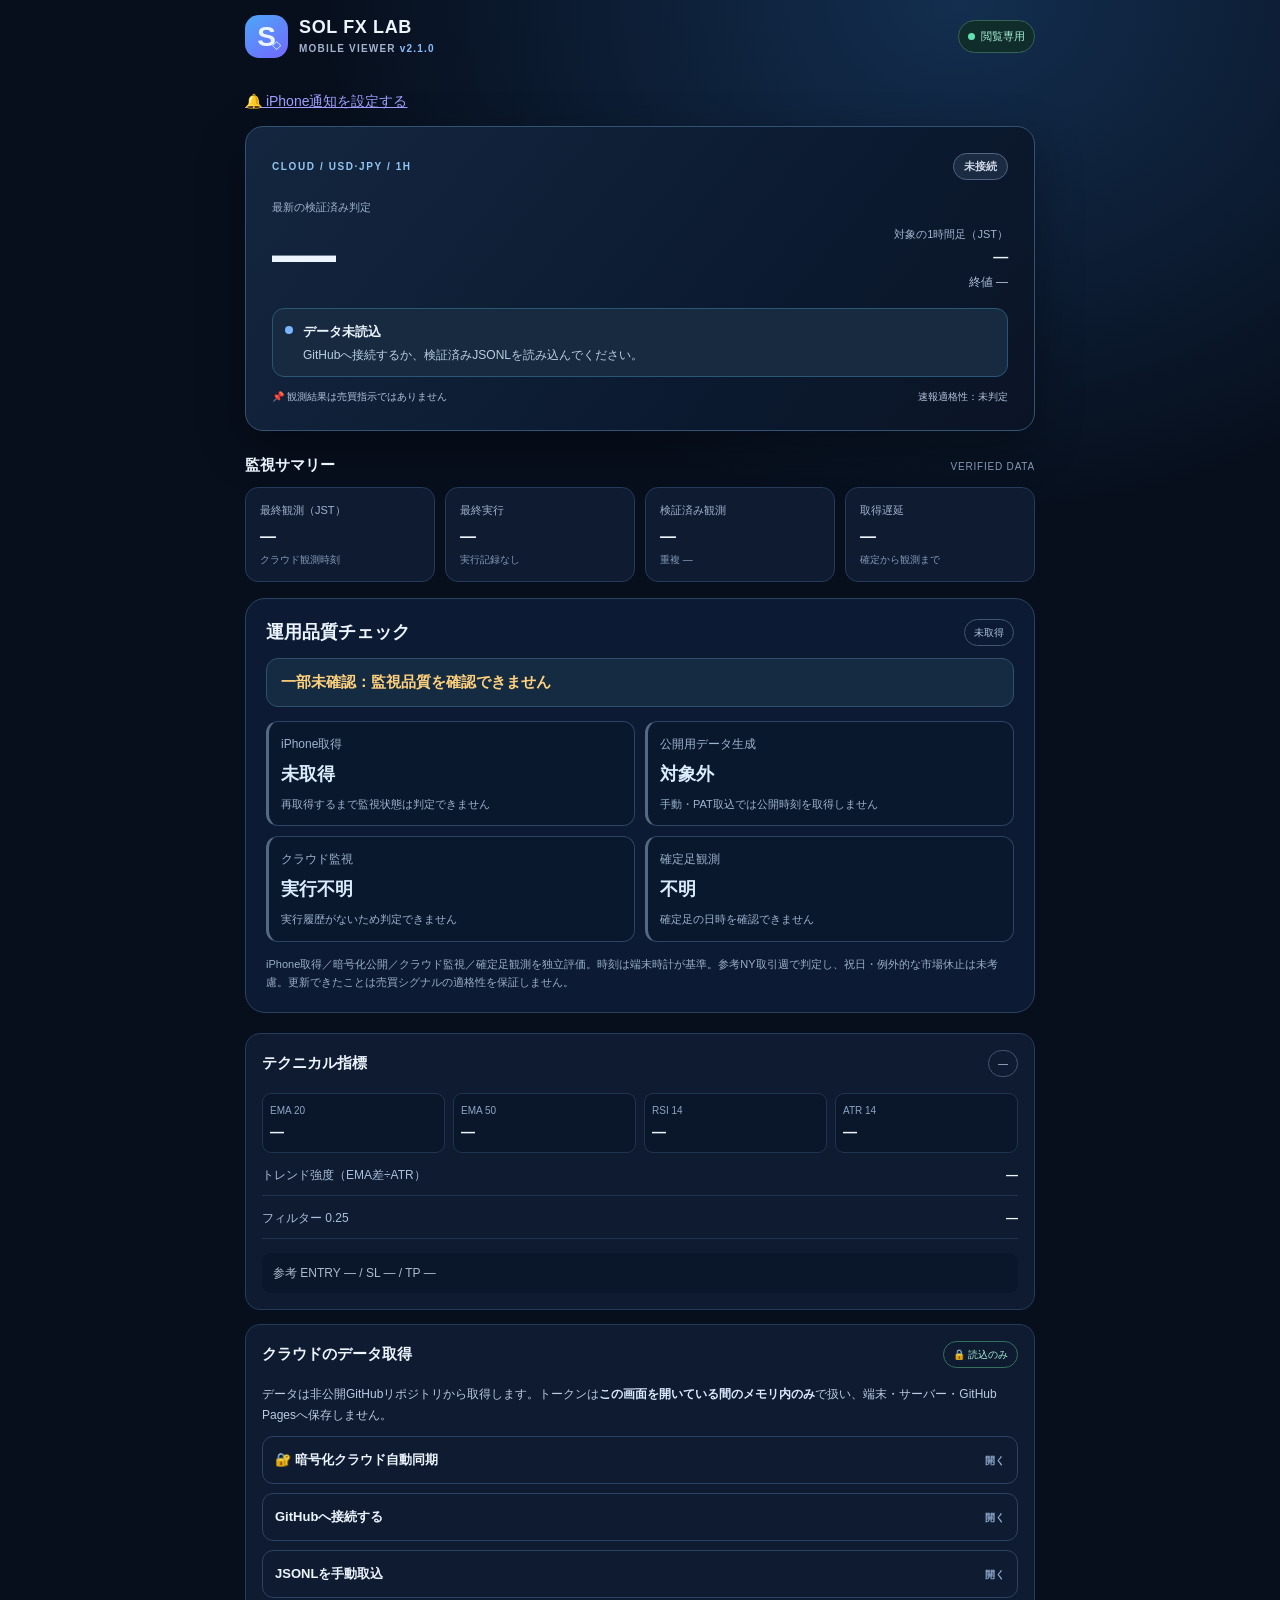
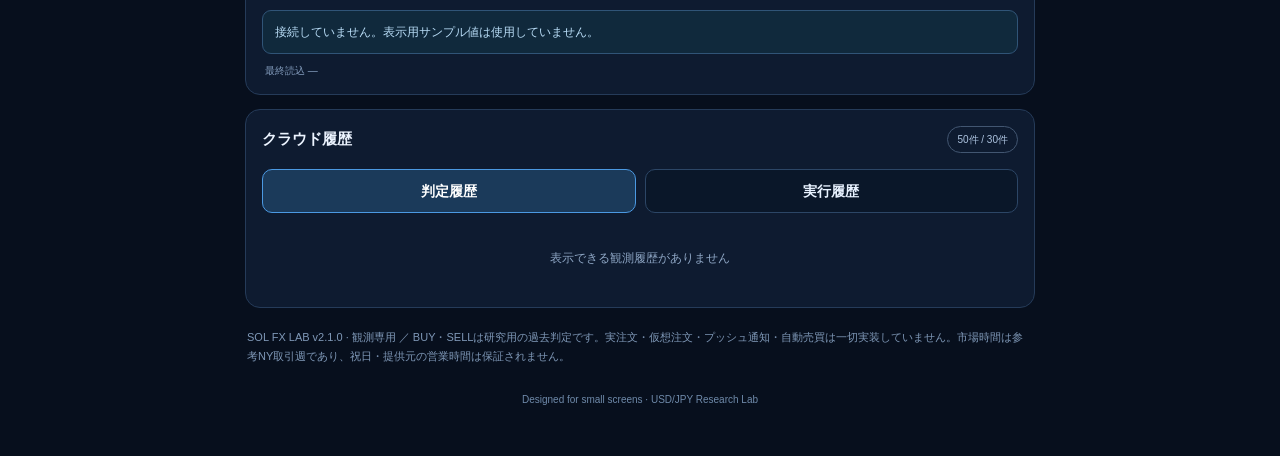
<file: index.html>
<!doctype html>
<html lang="ja">
<head>
  <meta charset="utf-8">
  <meta name="viewport" content="width=device-width,initial-scale=1,viewport-fit=cover">
  <meta name="color-scheme" content="dark">
  <meta name="theme-color" content="#091323">
  <meta name="description" content="SOL FX LABの検証済みUSD/JPY観測ログをスマートフォンから安全に参照する読み取り専用ビューア。">
  <meta name="referrer" content="no-referrer">
  <meta http-equiv="Content-Security-Policy" content="default-src 'none'; script-src 'self'; style-src 'self'; img-src 'self' data:; font-src 'self'; connect-src https://api.github.com 'self'; manifest-src 'self'; worker-src 'self'; base-uri 'none'; form-action 'none'; object-src 'none'">
  <meta name="apple-mobile-web-app-capable" content="yes">
  <meta name="apple-mobile-web-app-status-bar-style" content="black-translucent">
  <meta name="apple-mobile-web-app-title" content="SOL FX LAB">
  <link rel="manifest" href="./manifest.webmanifest">
  <link rel="icon" type="image/png" sizes="192x192" href="./icon-192.png">
  <link rel="apple-touch-icon" href="./icon-192.png">
  <link rel="stylesheet" href="./styles.css">
  <link rel="stylesheet" href="./health.css">
  <title>SOL FX LAB | Mobile v2.1.0</title>
  <script defer src="./health.js"></script>
  <script defer src="./app.js"></script>
</head>
<body>
  <div class="shell">
    <header class="topbar">
      <div class="brand"><div class="brand-mark">S<span>◇</span></div><div><h1>SOL FX LAB</h1><p>MOBILE VIEWER <span class="vnum">v2.1.0</span></p></div></div>
      <span class="readonly"><i></i>閲覧専用</span>
    </header>

    <main>
      <p><a href="./push_setup_v240.html">🔔 iPhone通知を設定する</a></p>
      <section class="headline" aria-label="現在のクラウド監視状態">
        <div class="headline-top"><span class="eyebrow">CLOUD / USD·JPY / 1H</span><span id="connectionChip" class="chip offline">未接続</span></div>
        <div class="headline-main"><div><p class="muted">最新の検証済み判定</p><p id="heroSignal" class="hero-signal">—</p></div><div class="hero-meta"><p class="muted">対象の1時間足（JST）</p><strong id="heroCandle">—</strong><p id="heroClose" class="submeta">終値 —</p></div></div>
        <div id="freshness" role="status" aria-live="polite" class="freshness empty"><span id="freshnessDot" class="dot"></span><div><strong id="freshnessTitle">データ未読込</strong><p id="freshnessText">GitHubへ接続するか、検証済みJSONLを読み込んでください。</p></div></div>
        <div class="headline-footer"><span>📌 観測結果は売買指示ではありません</span><span id="alertEligibility">速報適格性：未判定</span></div>
      </section>

      <div class="section-title"><h2>監視サマリー</h2><span>VERIFIED DATA</span></div>
      <section class="metric-grid" aria-label="監視サマリー">
        <article class="metric"><span>最終観測（JST）</span><strong id="lastObserved">—</strong><small>クラウド観測時刻</small></article>
        <article class="metric"><span>最終実行</span><strong id="lastStatus">—</strong><small id="lastRunTime">実行記録なし</small></article>
        <article class="metric"><span>検証済み観測</span><strong id="obsCount">—</strong><small id="dupCount">重複 —</small></article>
        <article class="metric"><span>取得遅延</span><strong id="barDelay">—</strong><small id="delayCaption">確定から観測まで</small></article>
      </section>

      <section class="health-card" aria-label="運用品質ダッシュボード">
        <div class="card-head"><h2>運用品質チェック</h2><span id="healthCheckedAt" class="pill">未取得</span></div>
        <p id="healthHeadline" class="health-headline unknown" role="status">情報不足：判定保留</p>
        <div id="healthGrid" class="health-grid" aria-live="off"></div>
        <p class="health-disclaimer">iPhone取得／暗号化公開／クラウド監視／確定足観測を独立評価。時刻は端末時計が基準。参考NY取引週で判定し、祝日・例外的な市場休止は未考慮。更新できたことは売買シグナルの適格性を保証しません。</p>
      </section>

      <section class="tech-card" aria-label="テクニカル指標">
        <div class="card-head"><h2>テクニカル指標</h2><span id="techQuality" class="pill">—</span></div>
        <div class="tech-grid"><div><label>EMA 20</label><strong id="ema20">—</strong></div><div><label>EMA 50</label><strong id="ema50">—</strong></div><div><label>RSI 14</label><strong id="rsi14">—</strong></div><div><label>ATR 14</label><strong id="atr14">—</strong></div></div>
        <div class="indicator-line"><span>トレンド強度（EMA差÷ATR）</span><strong id="strength">—</strong></div>
        <div class="indicator-line"><span>フィルター 0.25</span><strong id="filter">—</strong></div>
        <div class="trade-refs" id="tradeRefs">参考 ENTRY — / SL — / TP —</div>
      </section>

      <section class="settings-card" aria-label="クラウドとの接続">
        <div class="card-head"><h2>クラウドのデータ取得</h2><span class="pill safe">🔒 読込のみ</span></div>
        <p class="settings-lead">データは非公開GitHubリポジトリから取得します。トークンは<strong>この画面を開いている間のメモリ内のみ</strong>で扱い、端末・サーバー・GitHub Pagesへ保存しません。</p>
        <details id="encryptedDetails"><summary>🔐 暗号化クラウド自動同期 <span>開く</span></summary><div class="settings-body">
          <p class="micro">公開リポジトリには暗号化されたデータのみを置きます。復号用パスフレーズはこの画面のメモリ内だけで使います。GitHub PATは不要です。</p>
          <label for="syncPassphrase">復号パスフレーズ（32文字以上を推奨）</label>
          <input type="password" id="syncPassphrase" autocomplete="off" autocapitalize="off" spellcheck="false" placeholder="復号パスフレーズ" data-lpignore="true">
          <div class="button-row"><button id="encryptedConnectBtn" class="primary" type="button">🔄 暗号化データを取得</button><button id="encryptedDisconnectBtn" type="button">切断・キー破棄</button></div>
          <label class="checkline"><input type="checkbox" id="encryptedAutoRefresh" checked> <span>表示中に5分ごと同期</span></label>
          <p class="micro">ページを閉じるとキーを破棄します。iPhoneの画面消灯中は同期しません。復号に失敗した場合は前回表示を保持し、エラーを表示します。</p>
        </div></details>
        <details id="connectionDetails"><summary>GitHubへ接続する <span>開く</span></summary>
          <div class="settings-body">
            <div class="repo-row"><div><label for="repoOwner">オーナー</label><input id="repoOwner" autocapitalize="off" spellcheck="false" autocomplete="off" value="kuwa-workout" maxlength="80"></div><div><label for="repoName">リポジトリ</label><input id="repoName" autocapitalize="off" spellcheck="false" autocomplete="off" value="SOL-FX-LAB" maxlength="100"></div></div>
            <label for="githubToken">Fine-grained PAT（Contents: Read-only）</label>
            <input type="password" id="githubToken" placeholder="github_pat_…" autocomplete="off" autocapitalize="off" spellcheck="false" data-lpignore="true">
            <div class="button-row"><button id="connectBtn" class="primary" type="button">🔄 接続して読込</button><button id="refreshBtn" type="button" disabled>再取得</button><button id="disconnectBtn" type="button" disabled>切断</button></div>
            <label class="checkline"><input type="checkbox" id="autoRefresh"> <span>画面表示中だけ5分ごとに更新（任意）</span></label>
            <p class="micro">認証後は入力欄を空にします。画面を閉じるとトークンを破棄します。認証エラー時は再入力が必要です。</p>
          </div>
        </details>
        <details id="importDetails"><summary>JSONLを手動取込 <span>開く</span></summary><div class="settings-body">
          <p class="micro">GitHubの <code>data/observations_verified.jsonl</code> と <code>data/runs_verified.jsonl</code> を保存して選択。トークン不要。両方揃うと検証・表示します。</p>
          <label class="file-label">📁 観測履歴を選択<input type="file" id="obsFile" accept=".jsonl,.txt,application/json,text/plain"></label>
          <label class="file-label">📁 実行履歴を選択<input type="file" id="runsFile" accept=".jsonl,.txt,application/json,text/plain"></label>
          <p id="manualState" class="micro">ファイル未選択</p>
        </div></details>
        <div class="connection-status" role="status" aria-live="polite" id="message">接続していません。表示用サンプル値は使用していません。</div>
        <p id="loadedAt" class="last-load">最終読込 —</p>
      </section>

      <section class="history-card" aria-label="確認履歴">
        <div class="card-head"><h2>クラウド履歴</h2><span class="pill">50件 / 30件</span></div>
        <div class="tabs" role="tablist" aria-label="履歴の切替"><button id="tabObs" role="tab" aria-selected="true" aria-controls="panelObs" class="selected" type="button">判定履歴</button><button id="tabRuns" role="tab" aria-selected="false" aria-controls="panelRuns" type="button">実行履歴</button></div>
        <div id="panelObs" class="history-list" role="tabpanel" aria-labelledby="tabObs"><div class="empty-history">観測履歴はまだありません</div></div>
        <div id="panelRuns" class="history-list" role="tabpanel" aria-labelledby="tabRuns" hidden><div class="empty-history">実行履歴はまだありません</div></div>
      </section>
      <p class="legal">SOL FX LAB v2.1.0 · 観測専用 ／ BUY・SELLは研究用の過去判定です。実注文・仮想注文・プッシュ通知・自動売買は一切実装していません。市場時間は参考NY取引週であり、祝日・提供元の営業時間は保証されません。</p>
    </main>
    <footer>Designed for small screens · USD/JPY Research Lab</footer>
  </div>
</body>
</html>
</file>
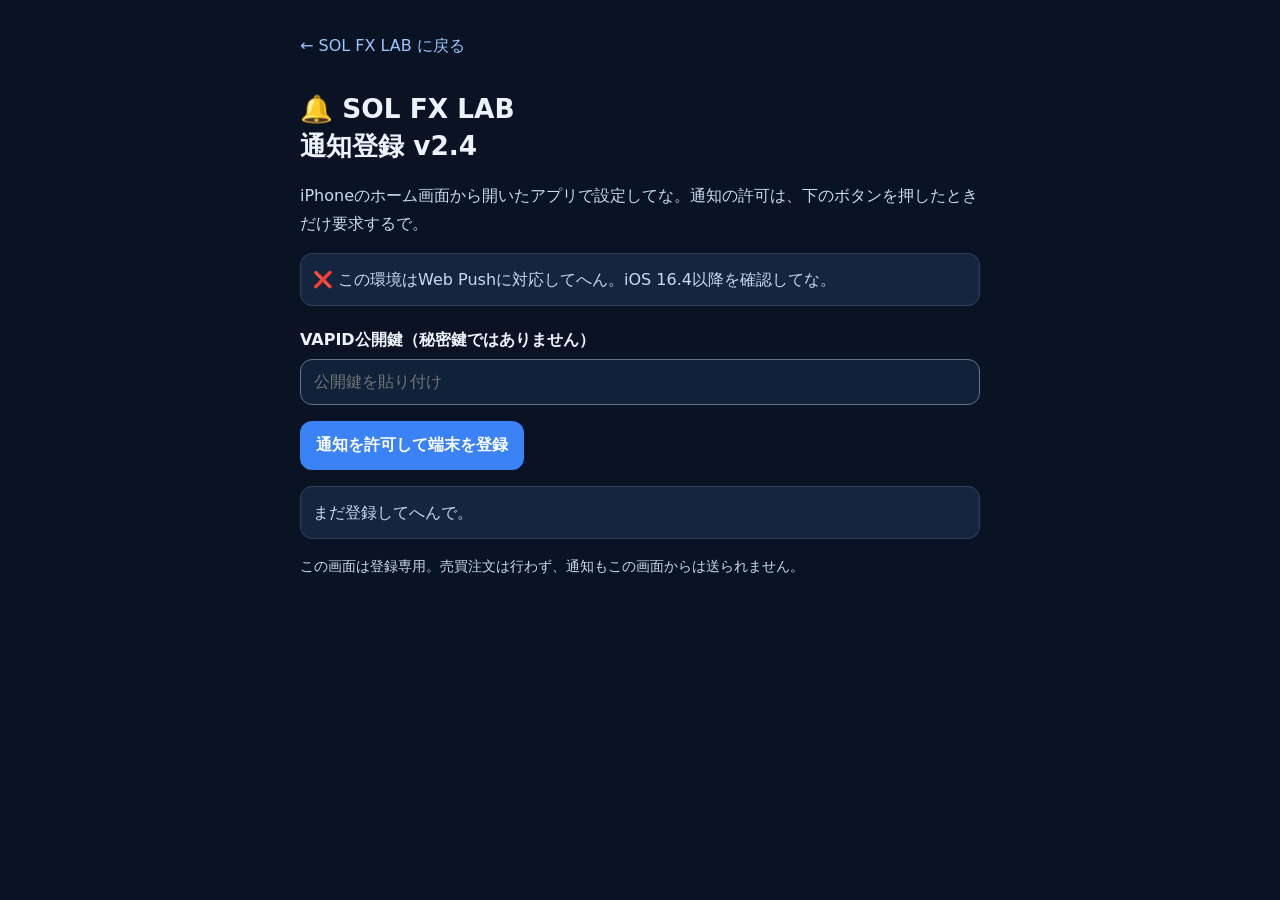
<file: push_setup_v240.html>
<!doctype html>
<html lang="ja">
<head>
  <meta charset="utf-8">
  <meta name="viewport" content="width=device-width, initial-scale=1, viewport-fit=cover">
  <meta name="theme-color" content="#091323">
  <meta name="referrer" content="no-referrer">
  <meta http-equiv="Content-Security-Policy" content="default-src 'none'; script-src 'self'; style-src 'self'; img-src 'self' data:; connect-src 'none'; manifest-src 'self'; worker-src 'self'; base-uri 'none'; form-action 'none'; object-src 'none'">
  <meta name="apple-mobile-web-app-capable" content="yes">
  <meta name="apple-mobile-web-app-title" content="SOL FX LAB">
  <link rel="manifest" href="./manifest.webmanifest">
  <link rel="apple-touch-icon" href="./icon-192.png">
  <link rel="stylesheet" href="./push_setup_v240.css">
  <script defer src="./push_setup_v240.js"></script>
  <title>SOL FX LAB | 通知設定 v2.4</title>
</head>
<body>
<main>
  <a href="./" class="back">← SOL FX LAB に戻る</a>
  <h1>🔔 SOL FX LAB<br>通知登録 v2.4</h1>
  <p>iPhoneのホーム画面から開いたアプリで設定してな。通知の許可は、下のボタンを押したときだけ要求するで。</p>
  <p class="info" id="capability" role="status">対応状況を確認中…</p>
  <label for="publicKey">VAPID公開鍵（秘密鍵ではありません）</label>
  <input id="publicKey" type="text" spellcheck="false" autocomplete="off" autocapitalize="off" placeholder="公開鍵を貼り付け" maxlength="200">
  <button id="subscribe" type="button">通知を許可して端末を登録</button>
  <p class="info" id="status" role="status" aria-live="polite">まだ登録してへんで。</p>
  <section id="output" hidden>
    <h2>この端末の登録情報</h2>
    <p>以下は通知の宛先情報や。<strong>公開リポジトリに保存せず、非公開側のGitHub Secretsに登録してな。</strong></p>
    <textarea id="subscription" readonly rows="7" spellcheck="false"></textarea>
    <button id="copy" type="button">登録情報をコピー</button>
    <p class="small">端末の登録情報は、この画面からサーバーへ自動送信しません。鍵・通知データをGitHub Pagesには保存しません。</p>
  </section>
  <p class="small">この画面は登録専用。売買注文は行わず、通知もこの画面からは送られません。</p>
</main>
</body>
</html>
</file>
<file: styles.css>
:root{--bg:#070f1d;--panel:#0e1b30;--panel2:#0a172a;--line:#253b59;--text:#ecf4ff;--muted:#a1b3ce;--blue:#79b4ff;--green:#60e1b1;--red:#ff7c91;--amber:#f8cf75}
*{box-sizing:border-box}html{scroll-behavior:smooth}body{margin:0;background:radial-gradient(ellipse 50% 25% at 75% 0%,#132e4f 0%,transparent 100%),var(--bg);color:var(--text);font-family:-apple-system,BlinkMacSystemFont,"Segoe UI","Hiragino Kaku Gothic ProN",Meiryo,sans-serif;font-size:14px;line-height:1.5;-webkit-text-size-adjust:100%}
button,input{font:inherit}button{touch-action:manipulation}button:focus-visible,input:focus-visible,summary:focus-visible{outline:2px solid var(--blue);outline-offset:3px}
.shell{max-width:850px;min-height:100vh;margin:auto;padding:0 16px calc(20px + env(safe-area-inset-bottom))}.topbar{display:flex;align-items:center;justify-content:space-between;gap:8px;padding:calc(15px + env(safe-area-inset-top)) 0 19px}.brand{display:flex;align-items:center;gap:11px;min-width:0}.brand-mark{position:relative;flex-shrink:0;display:grid;place-items:center;background:linear-gradient(145deg,#4ca7f6,#7367ff);border-radius:14px;width:43px;height:43px;font-size:28px;font-weight:900}.brand-mark span{font-size:9px;position:absolute;right:7px;bottom:5px;color:#baffff}.brand h1{font-size:18px;letter-spacing:.035em;line-height:1.2;margin:0}.brand p{font-size:10px;letter-spacing:.12em;font-weight:700;color:var(--muted);margin:3px 0 0}.vnum{color:#87bdff}.readonly{font-size:11px;padding:7px 9px;border-radius:99px;border:1px solid #356355;background:#102c2b;color:#a6f0d2;white-space:nowrap}.readonly i{display:inline-block;width:7px;height:7px;background:var(--green);border-radius:50%;margin-right:6px}
.headline{border-radius:18px;border:1px solid #315475;padding:20px;background:linear-gradient(130deg,#14263f 0%,#0b1a30 63%,#0b1425 100%);box-shadow:0 16px 48px #0005}.headline-top{display:flex;align-items:center;justify-content:space-between;gap:8px}.eyebrow{font-size:10px;color:#95c6f3;letter-spacing:.16em;font-weight:800}.chip{font-size:11px;padding:4px 10px;border:1px solid;border-radius:100px;font-weight:750}.chip.offline{color:#d0d9e8;border-color:#516682;background:#1a2b42}.chip.ok{color:#a5f3d3;border-color:#2a8668;background:#123a34}.chip.warn{color:#ffdc9b;border-color:#93733d;background:#3c3020}.headline-main{display:flex;align-items:flex-end;justify-content:space-between;gap:10px;padding:19px 0 17px}.muted{font-size:11px;color:var(--muted);margin:0 0 4px}.hero-signal{font-size:48px;line-height:1.12;font-weight:850;letter-spacing:-.04em;margin:0}.hero-signal.sell{color:var(--red)}.hero-signal.buy{color:var(--green)}.hero-signal.wait{color:var(--amber)}.hero-meta{text-align:right;max-width:56%}.hero-meta strong{font-size:15px;letter-spacing:-.02em;overflow-wrap:anywhere}.submeta{font-size:12px;color:#adc1d8;margin:4px 0 0}.freshness{display:flex;gap:10px;padding:12px 12px;background:#122b3b;border:1px solid #285875;border-radius:12px;align-items:flex-start}.freshness strong{font-size:13px}.freshness p{font-size:12px;color:#b9cfe1;margin:4px 0 0;line-height:1.55;overflow-wrap:anywhere}.freshness.warn{background:#352a1c;border-color:#805d29}.freshness.warn p{color:#f8deb1}.freshness.bad{background:#40232b;border-color:#874252}.freshness.bad p{color:#ffd1d5}.freshness.empty{background:#182a3f}.dot{margin-top:5px;width:8px;height:8px;border-radius:50%;background:var(--blue);flex:0 0 auto}.freshness.warn .dot{background:var(--amber)}.freshness.bad .dot{background:var(--red)}.freshness.ok .dot{background:var(--green)}.headline-footer{display:flex;justify-content:space-between;gap:10px;flex-wrap:wrap;color:#b2c3dc;font-size:10px;padding-top:12px}
.section-title{display:flex;align-items:baseline;justify-content:space-between;margin:23px 0 10px}.section-title h2,.card-head h2{font-size:15px;margin:0;font-weight:800}.section-title span{font-size:10px;letter-spacing:.08em;color:#839ab8}.metric-grid{display:grid;grid-template-columns:repeat(2,minmax(0,1fr));gap:10px}.metric{border:1px solid var(--line);border-radius:13px;background:var(--panel);padding:14px;min-width:0}.metric span{display:block;color:var(--muted);font-size:11px}.metric strong{display:block;font-size:17px;letter-spacing:-.035em;overflow-wrap:anywhere;margin:7px 0 3px}.metric small{color:#849bbb;font-size:10px;display:block;overflow-wrap:anywhere}
.tech-card,.settings-card,.history-card{border:1px solid var(--line);background:var(--panel);border-radius:15px;padding:16px;margin-top:14px}.card-head{display:flex;align-items:center;justify-content:space-between;gap:10px;margin-bottom:16px}.pill{font-size:10px;border-radius:100px;border:1px solid #425671;color:#adc3df;padding:5px 9px}.pill.safe{color:#a4f0d4;border-color:#32725f}.tech-grid{display:grid;grid-template-columns:repeat(4,minmax(0,1fr));gap:8px}.tech-grid>div{background:var(--panel2);border:1px solid #1e3450;padding:9px 7px;border-radius:9px;min-width:0}.tech-grid label{display:block;font-size:10px;color:#8ca4c4}.tech-grid strong{display:block;font-size:14px;letter-spacing:-.04em;margin-top:4px;overflow-wrap:anywhere}.indicator-line{display:flex;justify-content:space-between;gap:10px;border-bottom:1px solid #1d334f;font-size:12px;padding:13px 0 11px}.indicator-line span{color:#aac0dd}.trade-refs{background:#0a172a;color:#acbbd0;border-radius:9px;margin-top:14px;padding:11px;font-size:12px;overflow-wrap:anywhere}
.settings-lead{font-size:12px;color:#bacbe2;line-height:1.75;margin:0 0 10px}.settings-lead strong{color:#dceaff}details{border:1px solid #284363;border-radius:11px;margin-top:9px;overflow:hidden}summary{list-style:none;cursor:pointer;display:flex;align-items:center;justify-content:space-between;padding:13px 12px;font-size:13px;font-weight:750;min-height:46px}summary::-webkit-details-marker{display:none}summary span{font-size:10px;color:#91add0}details[open] summary{border-bottom:1px solid #284363}.settings-body{padding:13px 12px 17px}.settings-body>label,.repo-row label{color:#b5c8e5;font-size:12px;display:block;margin:7px 0 5px}.repo-row{display:grid;grid-template-columns:1fr 1fr;gap:8px}.repo-row>div{min-width:0}input:not([type=file]):not([type=checkbox]){min-width:0;width:100%;border-radius:9px;border:1px solid #345474;background:#091629;color:#edf5ff;min-height:44px;padding:10px 11px;outline:none}input::placeholder{color:#657e9f}.button-row{display:flex;gap:8px;flex-wrap:wrap;margin-top:12px}button{min-height:44px;background:#1c3554;color:#e8f2ff;border:1px solid #426181;border-radius:10px;font-weight:750;padding:9px 12px}button.primary{background:linear-gradient(120deg,#329be8,#6a6bf1);border:0;flex:1}button:disabled{opacity:.35}.checkline{display:flex!important;align-items:center;gap:8px;cursor:pointer;padding:9px 0;margin:5px 0!important}.checkline input{width:20px;height:20px;accent-color:#4a9efa}.micro{font-size:11px;color:#94aac7;line-height:1.6;margin:8px 0}.micro code{color:#c2d7f0;overflow-wrap:anywhere}.file-label{display:flex!important;align-items:center;justify-content:center;background:#193150;border:1px solid #345477;border-radius:10px;min-height:46px;color:#dfedff!important;cursor:pointer;font-weight:700;margin:7px 0!important}.file-label input{position:absolute;width:1px;height:1px;opacity:0;overflow:hidden}.connection-status{margin-top:12px;padding:12px;background:#10293c;border:1px solid #305477;border-radius:9px;color:#b8dcf6;overflow-wrap:anywhere;font-size:12px}.connection-status.bad{background:#402731;border-color:#925068;color:#ffced6}.last-load{font-size:10px;color:#819aba;margin:9px 3px 0}
.tabs{display:flex;gap:9px;margin-bottom:12px}.tabs button{flex:1;background:#0a1729;border-color:#2c4666}.tabs button.selected{color:#fff;border-color:#4b99e2;background:#1b3a5a}.history-list[hidden]{display:none}.history-list{display:grid;gap:9px}.history-item{border-radius:10px;border:1px solid #294260;background:#0a1729;padding:11px 12px}.history-line{display:flex;align-items:center;justify-content:space-between;gap:8px}.history-line time{font-size:12px;font-weight:750}.signal-badge{border-radius:100px;padding:3px 9px;font-size:11px;border:1px solid #465268}.signal-badge.buy{color:#8ff1c4;border-color:#2a725c;background:#103a31}.signal-badge.sell{color:#ffa9af;border-color:#744355;background:#39242f}.signal-badge.wait{color:#ffe2a0;border-color:#7a643b;background:#352d20}.history-item .row-note{font-size:11px;color:#93aac9;margin:7px 0 0;overflow-wrap:anywhere}.history-item .row-extra{font-size:12px;color:#c5d5e8;margin:6px 0 0}.empty-history{font-size:12px;color:#8ea6c4;text-align:center;padding:24px 8px}.legal{font-size:11px;color:#7f98b7;line-height:1.75;margin:20px 2px 0}footer{padding:25px 0 9px;font-size:10px;color:#6f8aaa;text-align:center}
@media(max-width:390px){.shell{padding-left:12px;padding-right:12px}.headline{padding:16px}.hero-signal{font-size:43px}.tech-grid{grid-template-columns:repeat(2,minmax(0,1fr))}.brand h1{font-size:17px}.metric strong{font-size:15px}.headline-footer{display:block}.headline-footer span{display:block;margin-top:2px}}
@media(min-width:680px){.shell{padding:0 30px 40px}.headline{padding:26px}.hero-signal{font-size:64px}.metric-grid{grid-template-columns:repeat(4,minmax(0,1fr))}.metric strong{font-size:16px}}
</file>
<file: health.css>
/* SOL FX LAB v2.1 read-only monitoring panel */
.health-card{background:#0c1b33;border:1px solid #29435f;border-radius:20px;padding:20px;margin:16px 0 20px;color:#ecf5ff}
.health-card .card-head{display:flex;justify-content:space-between;align-items:center;gap:12px;margin-bottom:12px}
.health-card .card-head h2{margin:0;font-size:18px}
.health-headline{margin:0 0 14px;padding:12px 14px;border-radius:12px;border:1px solid #32506e;font-size:15px;font-weight:750;line-height:1.5}
.health-headline.ok{background:#0b302c;border-color:#25886f;color:#85ead0}
.health-headline.warn{background:#332a17;border-color:#8b6732;color:#ffd17d}
.health-headline.bad{background:#38202a;border-color:#a14b60;color:#ffc3cd}
.health-headline.partial{background:#142b42;color:#ffd17d}
.health-headline.unknown{background:#142b42;color:#bfcee0}
.health-grid{display:grid;grid-template-columns:repeat(2,minmax(0,1fr));gap:10px}
.health-item{display:flex;flex-direction:column;gap:8px;min-width:0;padding:13px 12px;background:#09182c;border:1px solid #2a4463;border-radius:12px}
.health-item span{font-size:12px;color:#9eb3cf}
.health-item strong{font-size:18px;overflow-wrap:anywhere;color:#dcecff}
.health-item small{font-size:11px;line-height:1.5;color:#9eb3cf}
.health-item.ok{border-left:3px solid #51cda6}
.health-item.warn{border-left:3px solid #e6b657}
.health-item.bad{border-left:3px solid #ef7b8d}
.health-item.off,.health-item.unknown{border-left:3px solid #546983}
.health-disclaimer{margin:13px 0 0;color:#9aaec9;font-size:11px;line-height:1.7}
@media(max-width:380px){.health-grid{grid-template-columns:1fr}.health-card{padding:14px}}
</file>
<file: push_setup_v240.css>
:root{color-scheme:dark;font-family:system-ui,-apple-system,'Hiragino Kaku Gothic ProN',sans-serif;background:#091323;color:#eef4ff}
*{box-sizing:border-box}body{margin:0;padding:1.4rem 1rem}main{max-width:680px;margin:auto}h1{font-size:1.65rem;line-height:1.4}h2{font-size:1.2rem}p{line-height:1.7;color:#cbd9f0}label{display:block;margin:1.5rem 0 .5rem;font-weight:bold}input,textarea{width:100%;border:1px solid #64748b;background:#0f2239;color:#fff;border-radius:12px;padding:13px;font-size:16px}textarea{font-size:12px;overflow-wrap:anywhere}button{display:block;margin:1rem 0;padding:14px 16px;border:0;border-radius:12px;background:#3b82f6;color:#fff;font-weight:bold;font-size:16px;max-width:100%}button:disabled{opacity:.5}.info{padding:12px;border:1px solid #334155;border-radius:12px;background:#14263f}.small{font-size:.85rem}.back{color:#9cc5ff;text-decoration:none}
/* iPhone PWA: safe area adjustment */
body {
  padding-top: max(24px, env(safe-area-inset-top));
}

.back {
  display: inline-block;
  margin-top: 12px;
  margin-bottom: 16px;
}
</file>
